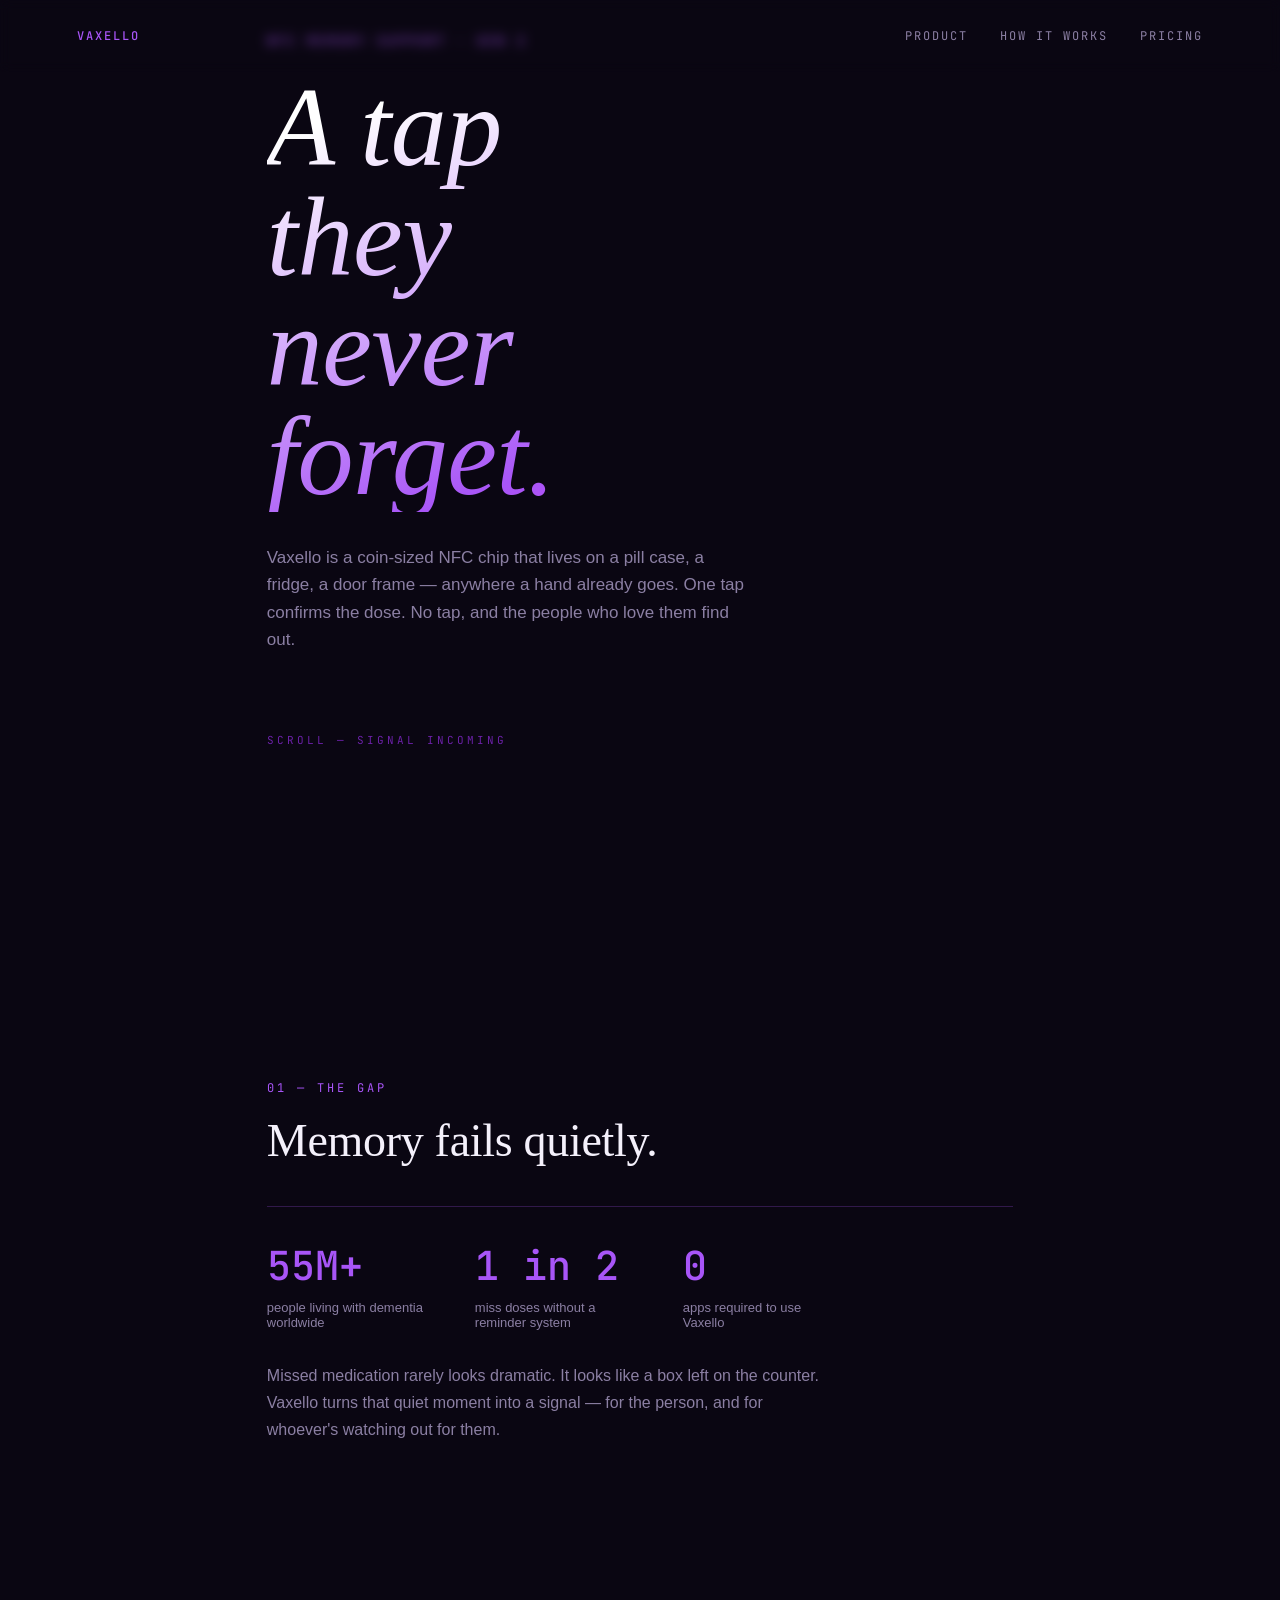
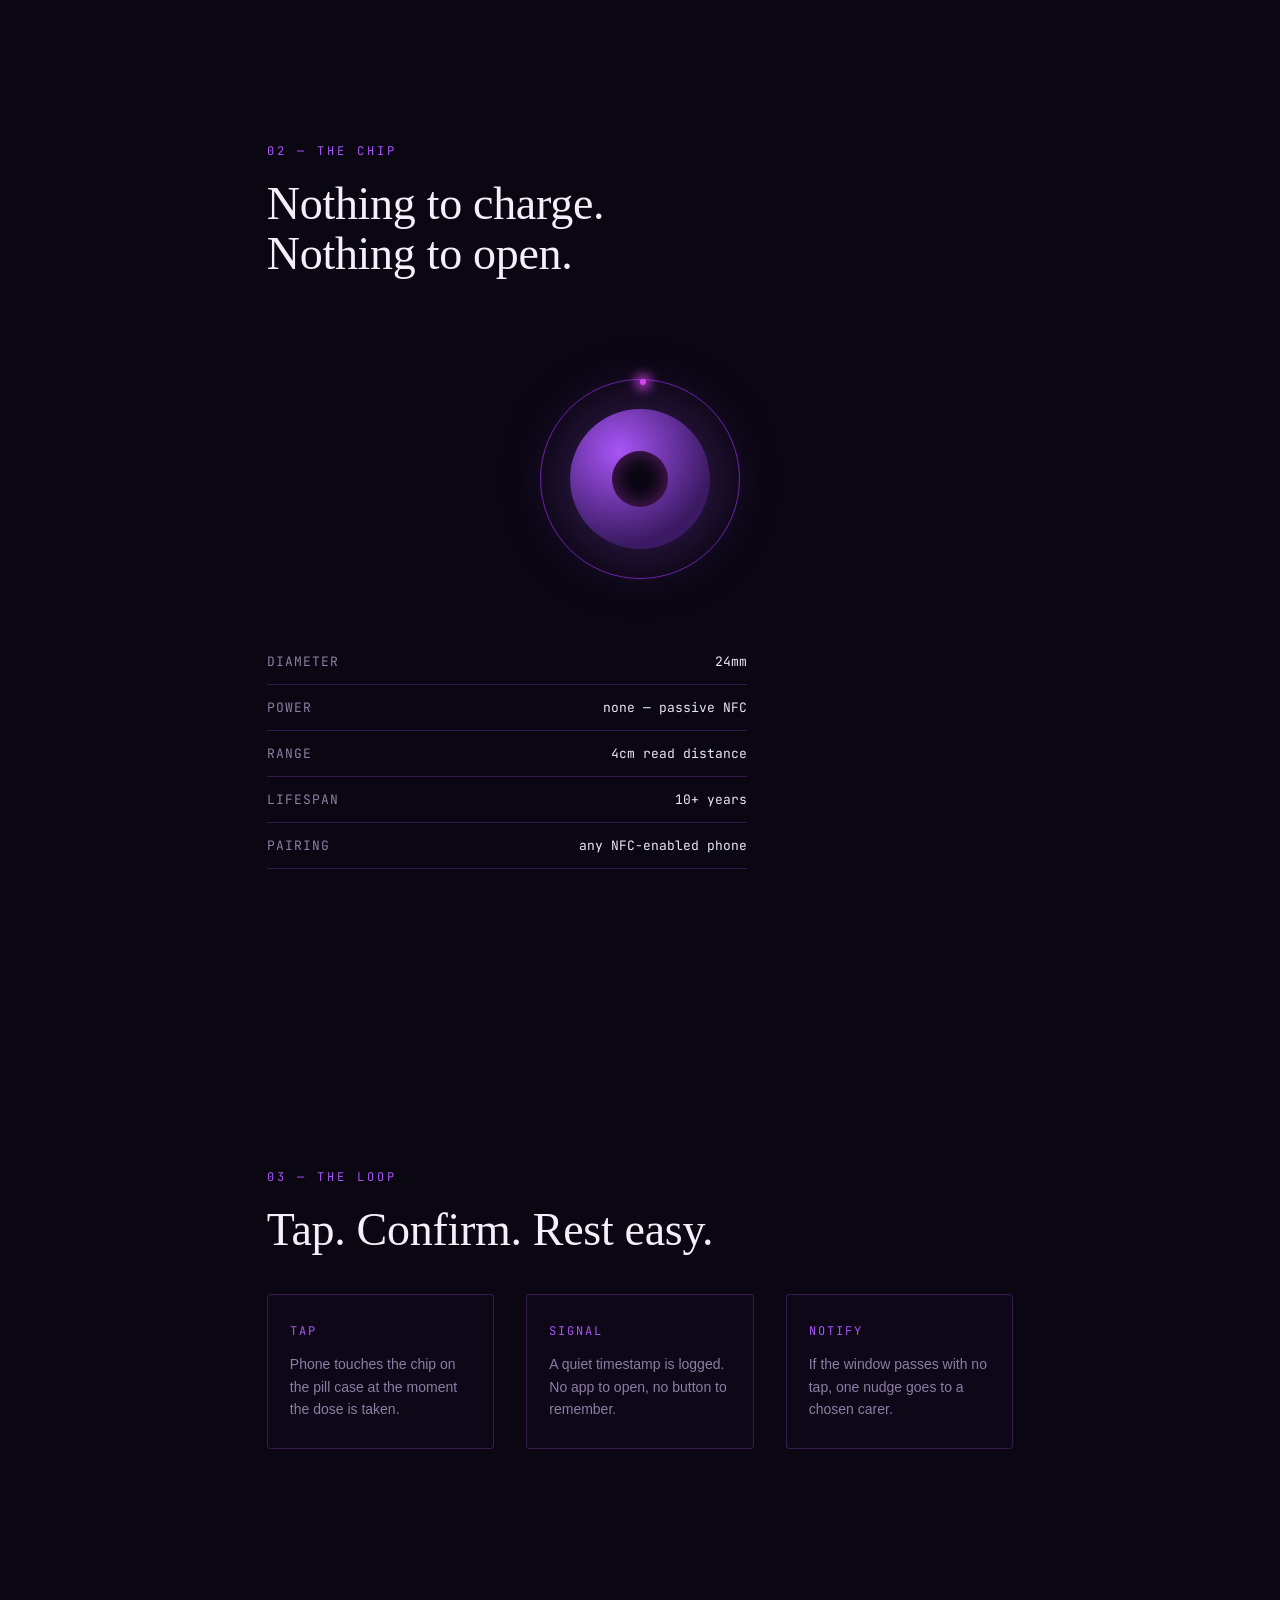
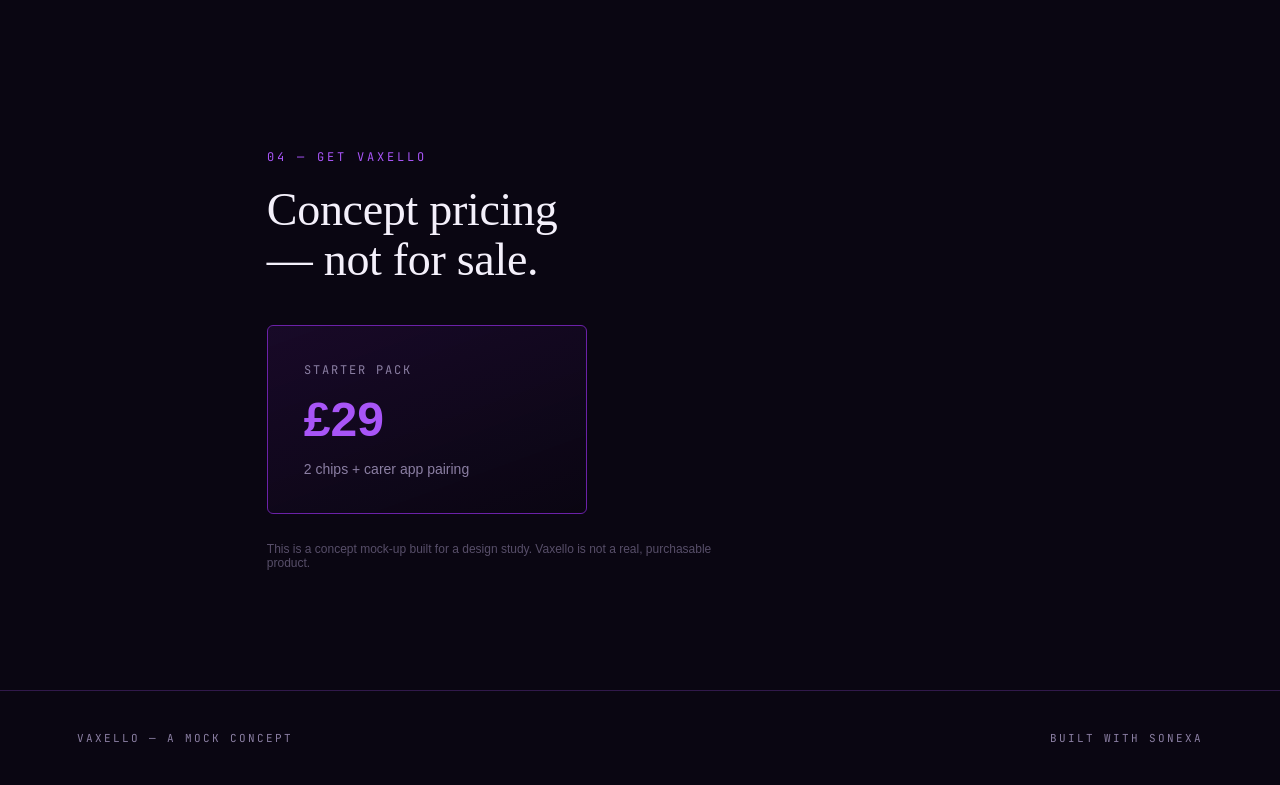
<file: index-1.html>
<!DOCTYPE html>
<html lang="en">
<head>
<meta charset="UTF-8">
<meta name="viewport" content="width=device-width, initial-scale=1.0">
<title>Vaxello — Never Miss a Dose</title>
<link rel="preconnect" href="https://fonts.googleapis.com">
<link href="https://fonts.googleapis.com/css2?family=Space+Grotesk:wght@400;500;700&family=JetBrains+Mono:wght@400;500&display=swap" rel="stylesheet">
<link rel="stylesheet" href="style.css">
</head>
<body>

<canvas id="neuron-canvas"></canvas>

<nav class="topnav">
  <div class="logo">VAXELLO</div>
  <div class="navlinks">
    <span>PRODUCT</span>
    <span>HOW IT WORKS</span>
    <span>PRICING</span>
  </div>
</nav>

<!-- HERO -->
<section class="section hero">
  <div class="eyebrow">NFC MEMORY SUPPORT · GEN 2</div>
  <h1>A tap<br>they<br>never<br>forget.</h1>
  <p class="sub">Vaxello is a coin-sized NFC chip that lives on a pill case, a fridge, a door frame — anywhere a hand already goes. One tap confirms the dose. No tap, and the people who love them find out.</p>
  <div class="scroll-hint">SCROLL — SIGNAL INCOMING</div>
</section>

<!-- PROBLEM -->
<section class="section problem">
  <div class="tag">01 — THE GAP</div>
  <h2>Memory fails quietly.</h2>
  <div class="stat-row">
    <div class="stat">
      <div class="stat-num">55M+</div>
      <div class="stat-label">people living with dementia worldwide</div>
    </div>
    <div class="stat">
      <div class="stat-num">1 in 2</div>
      <div class="stat-label">miss doses without a reminder system</div>
    </div>
    <div class="stat">
      <div class="stat-num">0</div>
      <div class="stat-label">apps required to use Vaxello</div>
    </div>
  </div>
  <p class="body-text">Missed medication rarely looks dramatic. It looks like a box left on the counter. Vaxello turns that quiet moment into a signal — for the person, and for whoever's watching out for them.</p>
</section>

<!-- PRODUCT -->
<section class="section product">
  <div class="tag">02 — THE CHIP</div>
  <h2>Nothing to charge.<br>Nothing to open.</h2>
  <div class="chip-visual">
    <div class="chip-ring"></div>
    <div class="chip-core">
      <div class="chip-inner"></div>
    </div>
  </div>
  <ul class="spec-list">
    <li><span>DIAMETER</span><span>24mm</span></li>
    <li><span>POWER</span><span>none — passive NFC</span></li>
    <li><span>RANGE</span><span>4cm read distance</span></li>
    <li><span>LIFESPAN</span><span>10+ years</span></li>
    <li><span>PAIRING</span><span>any NFC-enabled phone</span></li>
  </ul>
</section>

<!-- HOW IT WORKS -->
<section class="section how">
  <div class="tag">03 — THE LOOP</div>
  <h2>Tap. Confirm. Rest easy.</h2>
  <div class="loop-grid">
    <div class="loop-step">
      <div class="loop-mark">TAP</div>
      <p>Phone touches the chip on the pill case at the moment the dose is taken.</p>
    </div>
    <div class="loop-step">
      <div class="loop-mark">SIGNAL</div>
      <p>A quiet timestamp is logged. No app to open, no button to remember.</p>
    </div>
    <div class="loop-step">
      <div class="loop-mark">NOTIFY</div>
      <p>If the window passes with no tap, one nudge goes to a chosen carer.</p>
    </div>
  </div>
</section>

<!-- PRICING (MOCK) -->
<section class="section pricing">
  <div class="tag">04 — GET VAXELLO</div>
  <h2>Concept pricing<br>— not for sale.</h2>
  <div class="price-card">
    <div class="price-name">STARTER PACK</div>
    <div class="price-amount">£29</div>
    <div class="price-desc">2 chips + carer app pairing</div>
  </div>
  <p class="disclaimer">This is a concept mock-up built for a design study. Vaxello is not a real, purchasable product.</p>
</section>

<footer class="footer">
  <div>VAXELLO — A MOCK CONCEPT</div>
  <div>BUILT WITH SONEXA</div>
</footer>

<script src="script.js"></script>
</body>
</html>
</file>
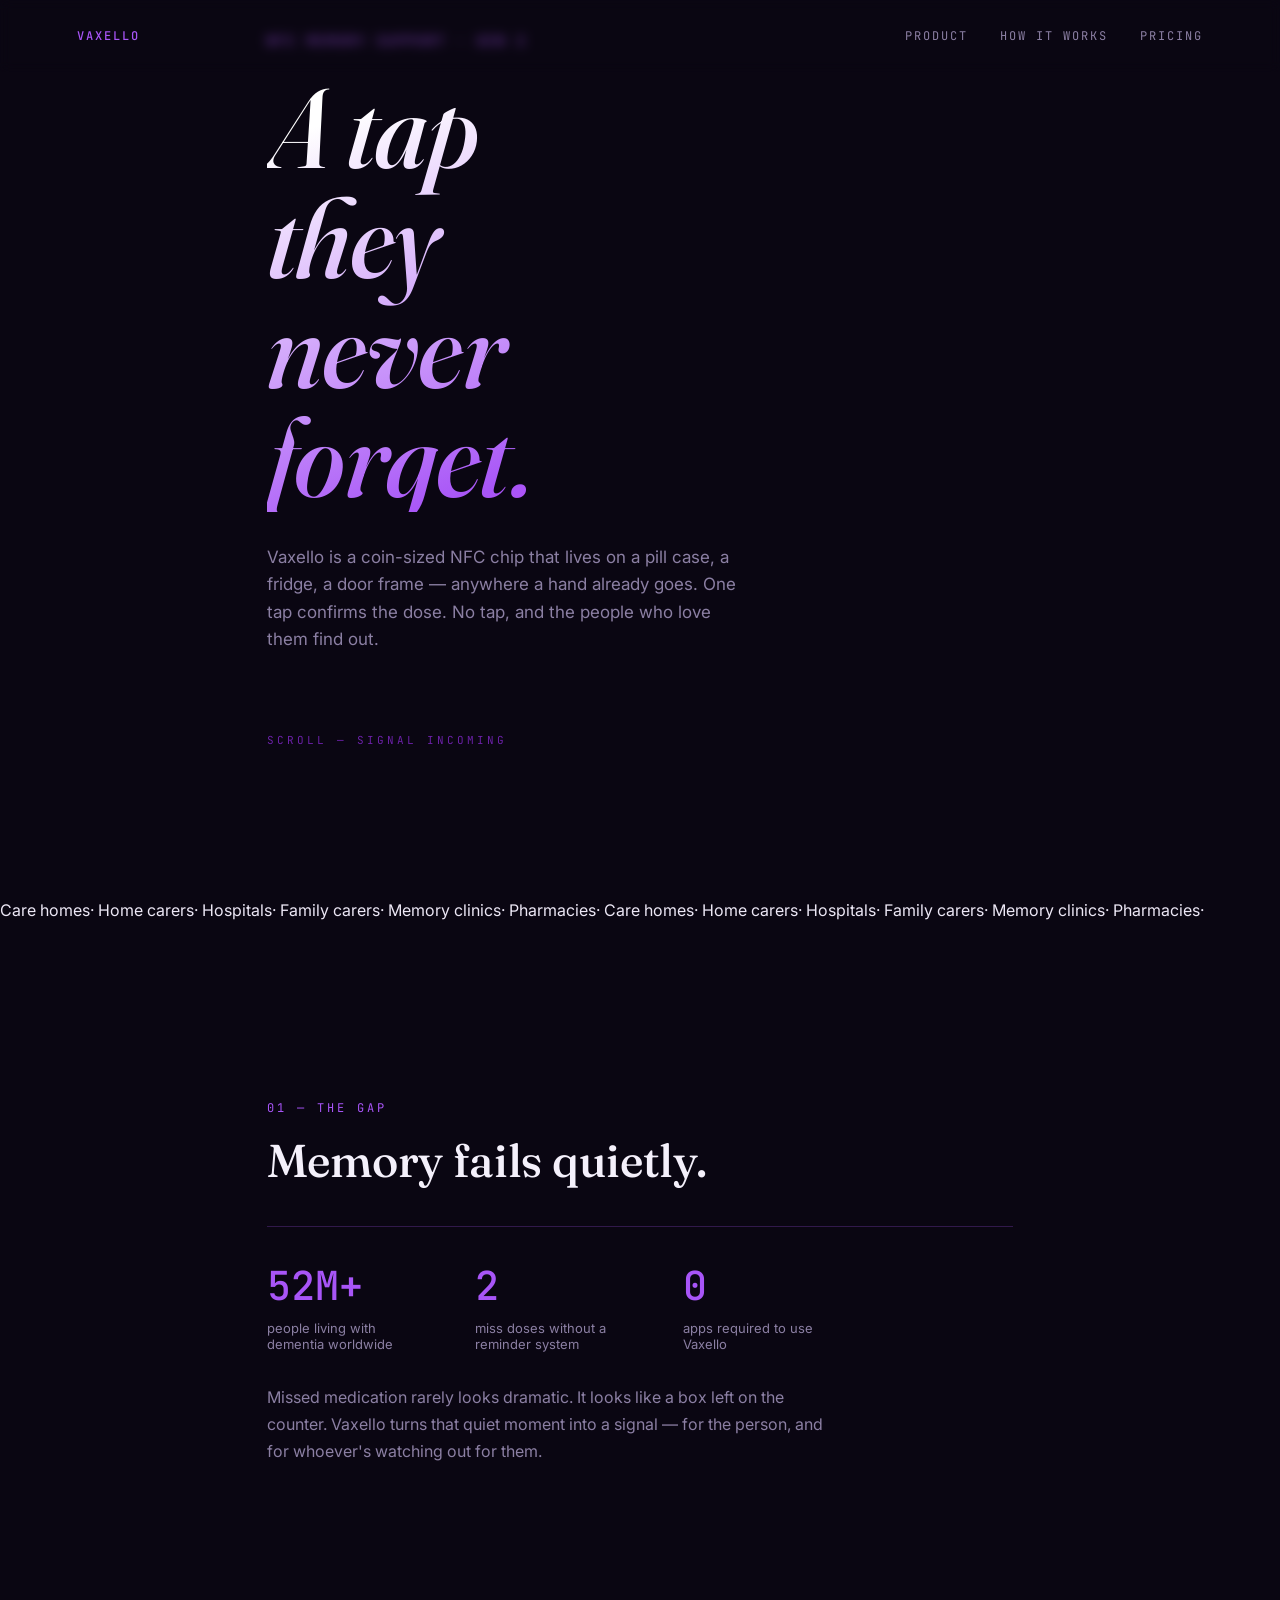
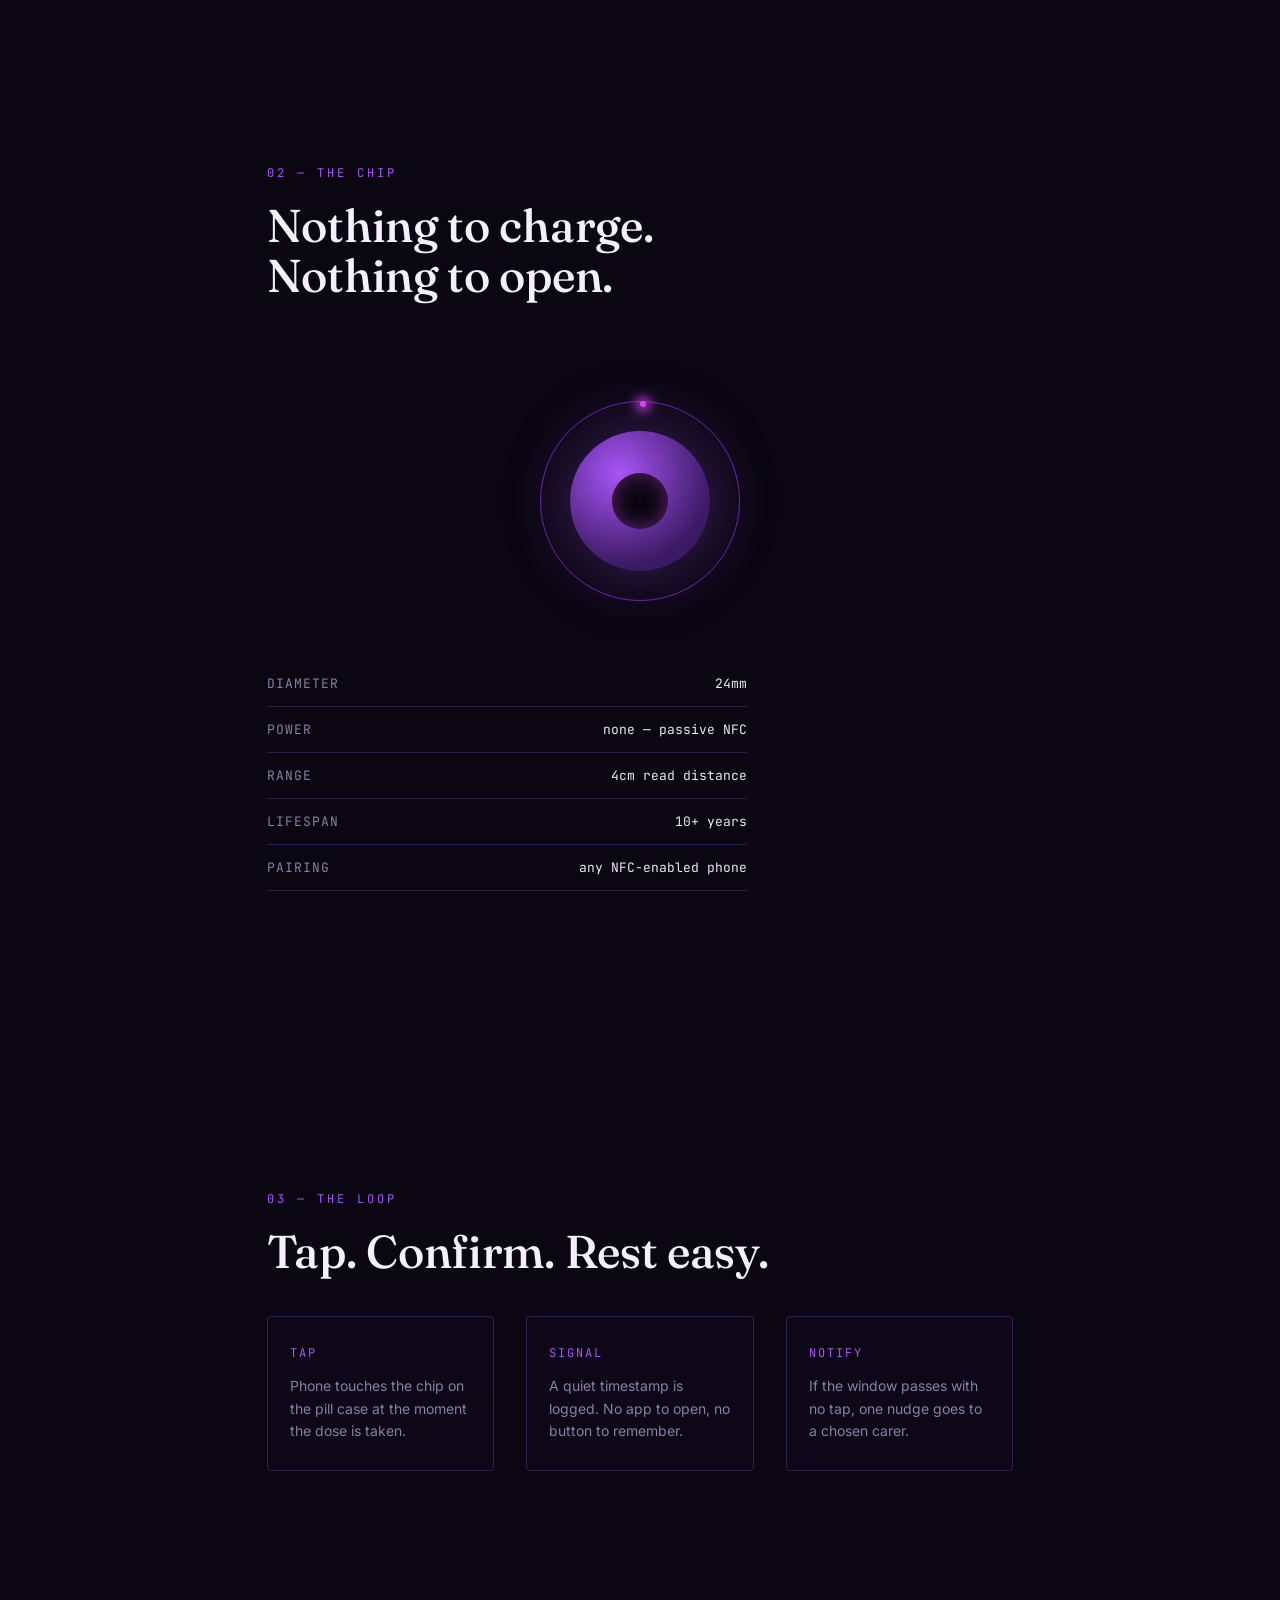
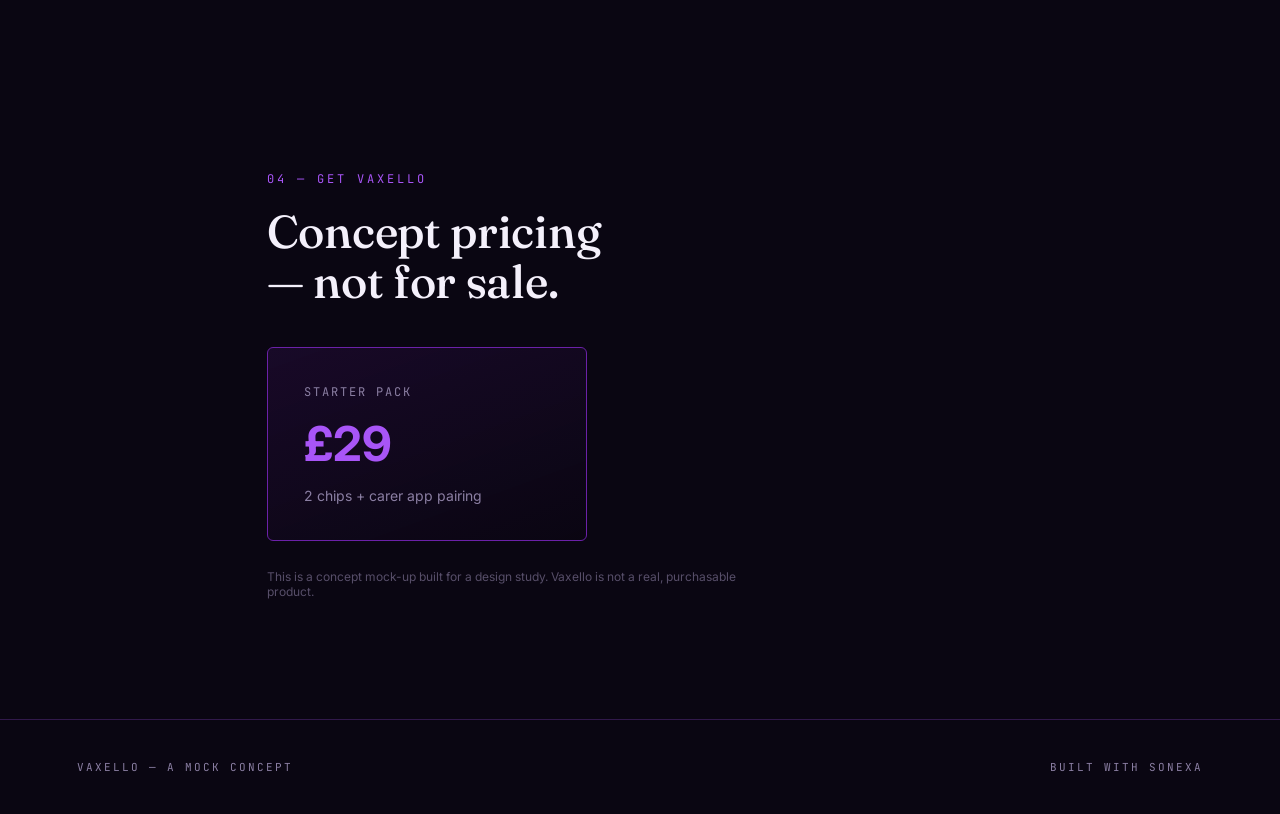
<file: index-2.html>
<!DOCTYPE html>
<html lang="en">
<head>
<meta charset="UTF-8">
<meta name="viewport" content="width=device-width, initial-scale=1.0">
<title>Vaxello — Never Miss a Dose</title>
<link rel="preconnect" href="https://fonts.googleapis.com">
<link href="https://fonts.googleapis.com/css2?family=Fraunces:opsz,wght@9..144,300;9..144,500;9..144,600&family=Inter:wght@400;500;600&family=JetBrains+Mono:wght@400;500&display=swap" rel="stylesheet">
<link rel="stylesheet" href="style.css">
</head>
<body>

<canvas id="neuron-canvas"></canvas>

<nav class="topnav">
  <div class="logo">VAXELLO</div>
  <div class="navlinks">
    <span>PRODUCT</span>
    <span>HOW IT WORKS</span>
    <span>PRICING</span>
  </div>
</nav>

<!-- HERO -->
<section class="section hero">
  <div class="eyebrow">NFC MEMORY SUPPORT · GEN 2</div>
  <h1>A tap<br>they<br>never<br>forget.</h1>
  <p class="sub">Vaxello is a coin-sized NFC chip that lives on a pill case, a fridge, a door frame — anywhere a hand already goes. One tap confirms the dose. No tap, and the people who love them find out.</p>
  <div class="scroll-hint">SCROLL — SIGNAL INCOMING</div>
</section>

<div class="strip-wrap">
  <div class="strip-track">
    <span>Care homes</span><span>·</span>
    <span>Home carers</span><span>·</span>
    <span>Hospitals</span><span>·</span>
    <span>Family carers</span><span>·</span>
    <span>Memory clinics</span><span>·</span>
    <span>Pharmacies</span><span>·</span>
    <span>Care homes</span><span>·</span>
    <span>Home carers</span><span>·</span>
    <span>Hospitals</span><span>·</span>
    <span>Family carers</span><span>·</span>
    <span>Memory clinics</span><span>·</span>
    <span>Pharmacies</span><span>·</span>
  </div>
</div>

<!-- PROBLEM -->
<section class="section problem">
  <div class="blob blob-purple"></div>
  <div class="tag">01 — THE GAP</div>
  <h2>Memory fails quietly.</h2>
  <div class="stat-row">
    <div class="stat">
      <div class="stat-num" data-target="55" data-suffix="M+">0</div>
      <div class="stat-label">people living with dementia worldwide</div>
    </div>
    <div class="stat">
      <div class="stat-num" data-target="2" data-prefix="1 in ">0</div>
      <div class="stat-label">miss doses without a reminder system</div>
    </div>
    <div class="stat">
      <div class="stat-num" data-target="0" data-static="true">0</div>
      <div class="stat-label">apps required to use Vaxello</div>
    </div>
  </div>
  <p class="body-text">Missed medication rarely looks dramatic. It looks like a box left on the counter. Vaxello turns that quiet moment into a signal — for the person, and for whoever's watching out for them.</p>
</section>

<!-- PRODUCT -->
<section class="section product">
  <div class="blob blob-magenta"></div>
  <div class="tag">02 — THE CHIP</div>
  <h2>Nothing to charge.<br>Nothing to open.</h2>
  <div class="chip-visual">
    <div class="chip-ring"></div>
    <div class="chip-core">
      <div class="chip-inner"></div>
    </div>
  </div>
  <ul class="spec-list">
    <li><span>DIAMETER</span><span>24mm</span></li>
    <li><span>POWER</span><span>none — passive NFC</span></li>
    <li><span>RANGE</span><span>4cm read distance</span></li>
    <li><span>LIFESPAN</span><span>10+ years</span></li>
    <li><span>PAIRING</span><span>any NFC-enabled phone</span></li>
  </ul>
</section>

<!-- HOW IT WORKS -->
<section class="section how">
  <div class="blob blob-purple-soft"></div>
  <div class="tag">03 — THE LOOP</div>
  <h2>Tap. Confirm. Rest easy.</h2>
  <div class="loop-grid">
    <div class="loop-step">
      <div class="loop-mark">TAP</div>
      <p>Phone touches the chip on the pill case at the moment the dose is taken.</p>
    </div>
    <div class="loop-step">
      <div class="loop-mark">SIGNAL</div>
      <p>A quiet timestamp is logged. No app to open, no button to remember.</p>
    </div>
    <div class="loop-step">
      <div class="loop-mark">NOTIFY</div>
      <p>If the window passes with no tap, one nudge goes to a chosen carer.</p>
    </div>
  </div>
</section>

<!-- PRICING (MOCK) -->
<section class="section pricing">
  <div class="tag">04 — GET VAXELLO</div>
  <h2>Concept pricing<br>— not for sale.</h2>
  <div class="price-card">
    <div class="price-name">STARTER PACK</div>
    <div class="price-amount">£29</div>
    <div class="price-desc">2 chips + carer app pairing</div>
  </div>
  <p class="disclaimer">This is a concept mock-up built for a design study. Vaxello is not a real, purchasable product.</p>
</section>

<footer class="footer">
  <div>VAXELLO — A MOCK CONCEPT</div>
  <div>BUILT WITH SONEXA</div>
</footer>

<script src="script.js"></script>
</body>
</html>
</file>
<file: style.css>
:root{
  --bg: #0a0612;
  --bg-alt: #120a1f;
  --purple-deep: #3b1a63;
  --purple: #6b21a8;
  --purple-bright: #a855f7;
  --magenta: #d946ef;
  --text: #ece7f5;
  --text-muted: #8b7fa3;
  --line: rgba(168,85,247,0.25);
}

*{ margin:0; padding:0; box-sizing:border-box; }

html{ scroll-behavior:smooth; }

body{
  background: var(--bg);
  color: var(--text);
  font-family: 'Inter', sans-serif;
  overflow-x: hidden;
  position: relative;
}

#neuron-canvas{
  position: fixed;
  top:0; left:0;
  width:100vw; height:100vh;
  z-index: 0;
  pointer-events: none;
}

.topnav{
  position: fixed;
  top:0; left:0; right:0;
  z-index: 10;
  display:flex;
  justify-content: space-between;
  align-items:center;
  padding: 28px 6vw;
  font-family: 'JetBrains Mono', monospace;
  font-size: 12px;
  letter-spacing: 2px;
  backdrop-filter: blur(6px);
}

.logo{ color: var(--purple-bright); font-weight: 500; }

.navlinks{ display:flex; gap: 32px; color: var(--text-muted); }
.navlinks span{ cursor: default; }

.section{
  position: relative;
  z-index: 2;
  max-width: 900px;
  margin: 0 auto;
  padding: 180px 6vw 120px;
}

.hero{
  min-height: 100vh;
  display:flex;
  flex-direction: column;
  justify-content: center;
  padding-top: 0;
}

.eyebrow{
  font-family: 'JetBrains Mono', monospace;
  font-size: 12px;
  letter-spacing: 3px;
  color: var(--purple-bright);
  margin-bottom: 24px;
}

.hero h1{
  font-family: 'Fraunces', Georgia, serif;
  font-optical-sizing: auto;
  font-size: clamp(52px, 9.5vw, 112px);
  line-height: 0.98;
  font-weight: 500;
  font-style: italic;
  letter-spacing: -0.5px;
  background: linear-gradient(160deg, #fff 10%, var(--purple-bright) 70%, var(--magenta) 100%);
  -webkit-background-clip: text;
  background-clip: text;
  color: transparent;
  margin-bottom: 32px;
}

.sub{
  max-width: 480px;
  font-size: 17px;
  line-height: 1.6;
  color: var(--text-muted);
}

.scroll-hint{
  margin-top: 80px;
  font-family: 'JetBrains Mono', monospace;
  font-size: 11px;
  letter-spacing: 3px;
  color: var(--purple);
  animation: pulse 2.5s ease-in-out infinite;
}

@keyframes pulse{
  0%, 100% { opacity: 0.4; }
  50% { opacity: 1; }
}

.tag{
  font-family: 'JetBrains Mono', monospace;
  font-size: 12px;
  letter-spacing: 3px;
  color: var(--purple-bright);
  margin-bottom: 20px;
}

h2{
  font-family: 'Fraunces', Georgia, serif;
  font-optical-sizing: auto;
  font-size: clamp(30px, 4.2vw, 46px);
  line-height: 1.08;
  font-weight: 500;
  letter-spacing: -0.3px;
  margin-bottom: 40px;
  color: #f4f0fb;
}

.body-text{
  max-width: 560px;
  font-size: 16px;
  line-height: 1.7;
  color: var(--text-muted);
  margin-top: 32px;
}

.stat-row{
  display:flex;
  gap: 48px;
  flex-wrap: wrap;
  border-top: 1px solid var(--line);
  padding-top: 32px;
}

.stat-num{
  font-family: 'JetBrains Mono', monospace;
  font-size: 40px;
  font-weight: 500;
  color: var(--purple-bright);
}

.stat-label{
  font-size: 13px;
  color: var(--text-muted);
  margin-top: 8px;
  max-width: 160px;
}

.product{ display:flex; flex-direction: column; align-items: flex-start; }

.chip-visual{
  width: 200px; height: 200px;
  position: relative;
  margin: 60px 0;
  align-self: center;
}

.chip-ring{
  position:absolute; inset:0;
  border: 1px solid var(--purple);
  border-radius: 50%;
  animation: spin 12s linear infinite;
}
.chip-ring::before{
  content:'';
  position:absolute;
  top:-1px; left:50%;
  width:6px; height:6px;
  background: var(--magenta);
  border-radius: 50%;
  box-shadow: 0 0 12px 4px var(--magenta);
}

@keyframes spin{ to{ transform: rotate(360deg); } }

.chip-core{
  position:absolute;
  inset: 30px;
  border-radius: 50%;
  background: radial-gradient(circle at 35% 30%, var(--purple-bright), var(--purple-deep) 70%);
  display:flex; align-items:center; justify-content:center;
  box-shadow: 0 0 60px 10px rgba(168,85,247,0.25);
}

.chip-inner{
  width: 40%; height:40%;
  border-radius: 50%;
  background: var(--bg);
  box-shadow: inset 0 0 20px rgba(217,70,239,0.4);
}

.spec-list{
  list-style:none;
  width: 100%;
  max-width: 480px;
}
.spec-list li{
  display:flex;
  justify-content: space-between;
  padding: 14px 0;
  border-bottom: 1px solid var(--line);
  font-family: 'JetBrains Mono', monospace;
  font-size: 13px;
}
.spec-list li span:first-child{ color: var(--text-muted); letter-spacing: 1px; }
.spec-list li span:last-child{ color: var(--text); }

.loop-grid{
  display:grid;
  grid-template-columns: repeat(3, 1fr);
  gap: 32px;
  margin-top: 20px;
}
.loop-step{
  border: 1px solid var(--line);
  padding: 28px 22px;
  border-radius: 4px;
  background: rgba(59,26,99,0.08);
}
.loop-mark{
  font-family: 'JetBrains Mono', monospace;
  font-size: 12px;
  letter-spacing: 2px;
  color: var(--purple-bright);
  margin-bottom: 14px;
}
.loop-step p{
  font-size: 14px;
  line-height: 1.6;
  color: var(--text-muted);
}

.price-card{
  border: 1px solid var(--purple);
  border-radius: 6px;
  padding: 36px;
  max-width: 320px;
  background: linear-gradient(160deg, rgba(107,33,168,0.15), rgba(10,6,18,0.4));
}
.price-name{
  font-family: 'JetBrains Mono', monospace;
  font-size: 12px;
  letter-spacing: 2px;
  color: var(--text-muted);
}
.price-amount{
  font-size: 48px;
  font-weight: 700;
  color: var(--purple-bright);
  margin: 14px 0;
}
.price-desc{ font-size: 14px; color: var(--text-muted); }

.disclaimer{
  margin-top: 28px;
  font-size: 12px;
  color: var(--text-muted);
  opacity: 0.6;
  max-width: 480px;
}

.footer{
  position: relative;
  z-index: 2;
  display:flex;
  justify-content: space-between;
  padding: 40px 6vw;
  font-family: 'JetBrains Mono', monospace;
  font-size: 11px;
  letter-spacing: 2px;
  color: var(--text-muted);
  border-top: 1px solid var(--line);
}

@media (max-width: 700px){
  .navlinks{ display:none; }
  .loop-grid{ grid-template-columns: 1fr; }
  .stat-row{ gap: 32px; }
}

@media (prefers-reduced-motion: reduce){
  .chip-ring, .scroll-hint{ animation: none; }
  html{ scroll-behavior: auto; }
}
</file>
